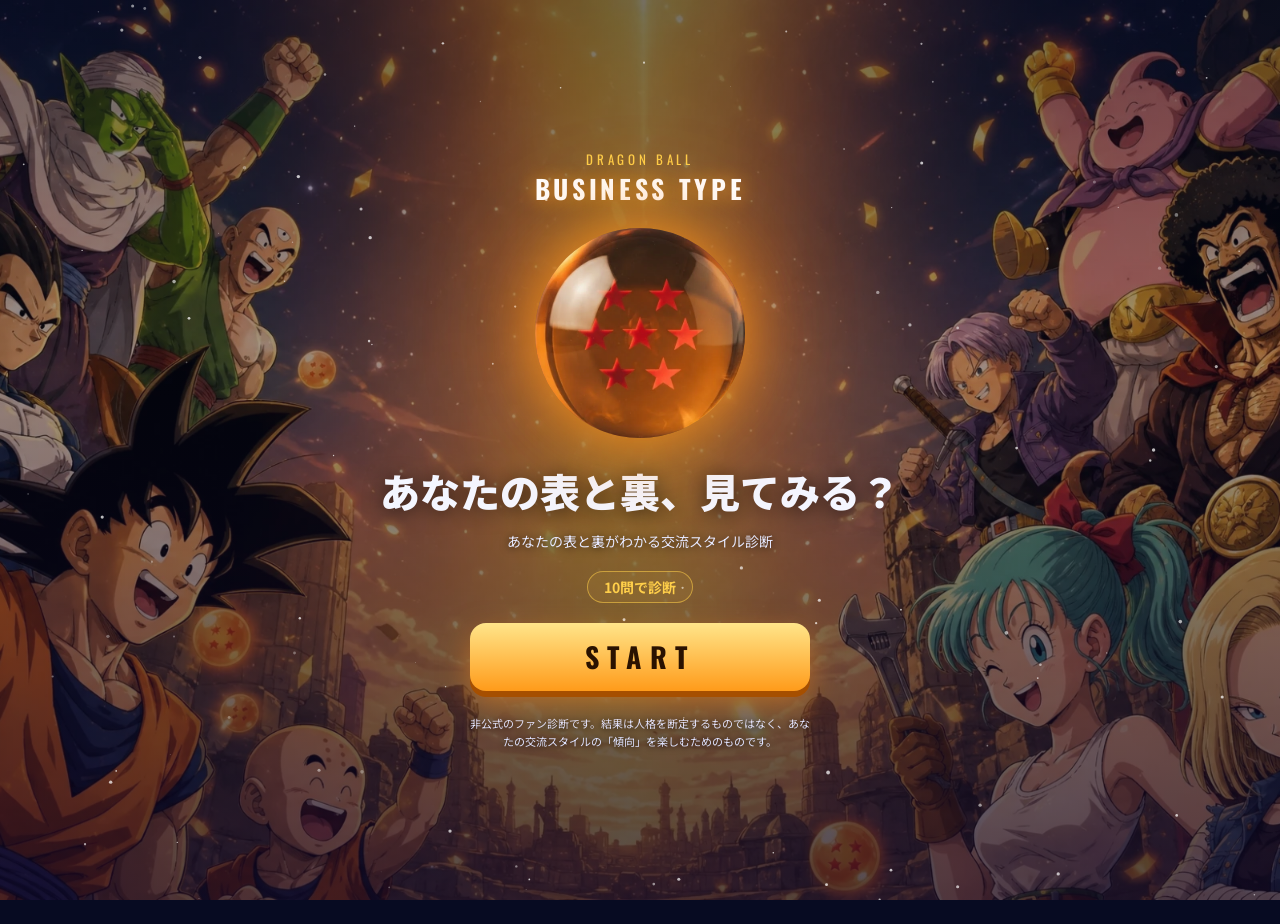
<file: index.html>
<!doctype html>
<html lang="ja">
<head>
<meta charset="utf-8">
<meta name="viewport" content="width=device-width, initial-scale=1, viewport-fit=cover">
<title>DRAGON BALL BUSINESS TYPE｜あなたの表と裏がわかる交流スタイル診断</title>
<meta name="description" content="ビジネス交流会での「表の顔」と「裏の顔」を、ドラゴンボールのキャラクターで診断。10問・約2分。">
<meta name="theme-color" content="#0a0f2c">
<meta property="og:title" content="DRAGON BALL BUSINESS TYPE｜あなたの表と裏は？">
<meta property="og:description" content="10問であなたの交流スタイルの表と裏がわかる。非公式ファン診断。">
<meta property="og:type" content="website">
<link rel="preconnect" href="https://fonts.googleapis.com">
<link rel="preconnect" href="https://fonts.gstatic.com" crossorigin>
<link href="https://fonts.googleapis.com/css2?family=Noto+Sans+JP:wght@500;700;900&family=Oswald:wght@500;700&display=swap" rel="stylesheet">
<link rel="stylesheet" href="css/style.css">
</head>
<body>
<div class="bg" aria-hidden="true"><i class="bg-glow g1"></i><i class="bg-glow g2"></i><canvas id="stars"></canvas></div>

<main id="app">
  <!-- START -->
  <section id="screen-start" class="screen active" aria-label="スタート">
    <div class="start-inner">
      <p class="kicker">DRAGON BALL<br><b>BUSINESS TYPE</b></p>
      <div class="orb" aria-hidden="true"><img src="assets/ball.webp" alt=""></div>
      <h1 class="lead" id="start-lead">あなたの表と裏、見てみる？</h1>
      <p class="sub" id="start-sub">あなたの表と裏がわかる交流スタイル診断</p>
      <p class="badge" id="start-badge">10問で診断</p>
      <button class="btn-start" id="btn-start" type="button"><span id="btn-start-label">START</span></button>
      <button class="btn-last" id="btn-last" type="button" hidden>🕘 前回の結果を見る</button>
      <p class="fine" id="start-fine"></p>
    </div>
  </section>

  <!-- QUIZ -->
  <section id="screen-quiz" class="screen" aria-label="質問">
    <div class="quiz-top">
      <button class="btn-back" id="btn-back" type="button" aria-label="前の質問へ">‹ 戻る</button>
      <span class="phase" id="q-phase"></span>
      <span class="count" id="q-count"></span>
    </div>
    <div class="progress" id="q-progress" role="progressbar" aria-valuemin="0" aria-valuemax="10"></div>
    <div id="q-body" class="q-body" aria-live="polite"></div>
  </section>

  <!-- LOADING -->
  <section id="screen-loading" class="screen" aria-label="診断中">
    <div class="loading-inner">
      <div class="charge" aria-hidden="true"><i></i><i></i><i></i></div>
      <p class="loading-text" id="loading-text"></p>
    </div>
  </section>

  <!-- RESULT -->
  <section id="screen-result" class="screen" aria-label="診断結果">
    <div id="result"></div>
  </section>
</main>

<script src="data/config.js"></script>
<script src="data/questions.js"></script>
<script src="data/characters.js"></script>
<script src="data/combos.js"></script>
<script src="js/engine.js"></script>
<script src="js/share.js"></script>
<script src="js/app.js"></script>
</body>
</html>
</file>
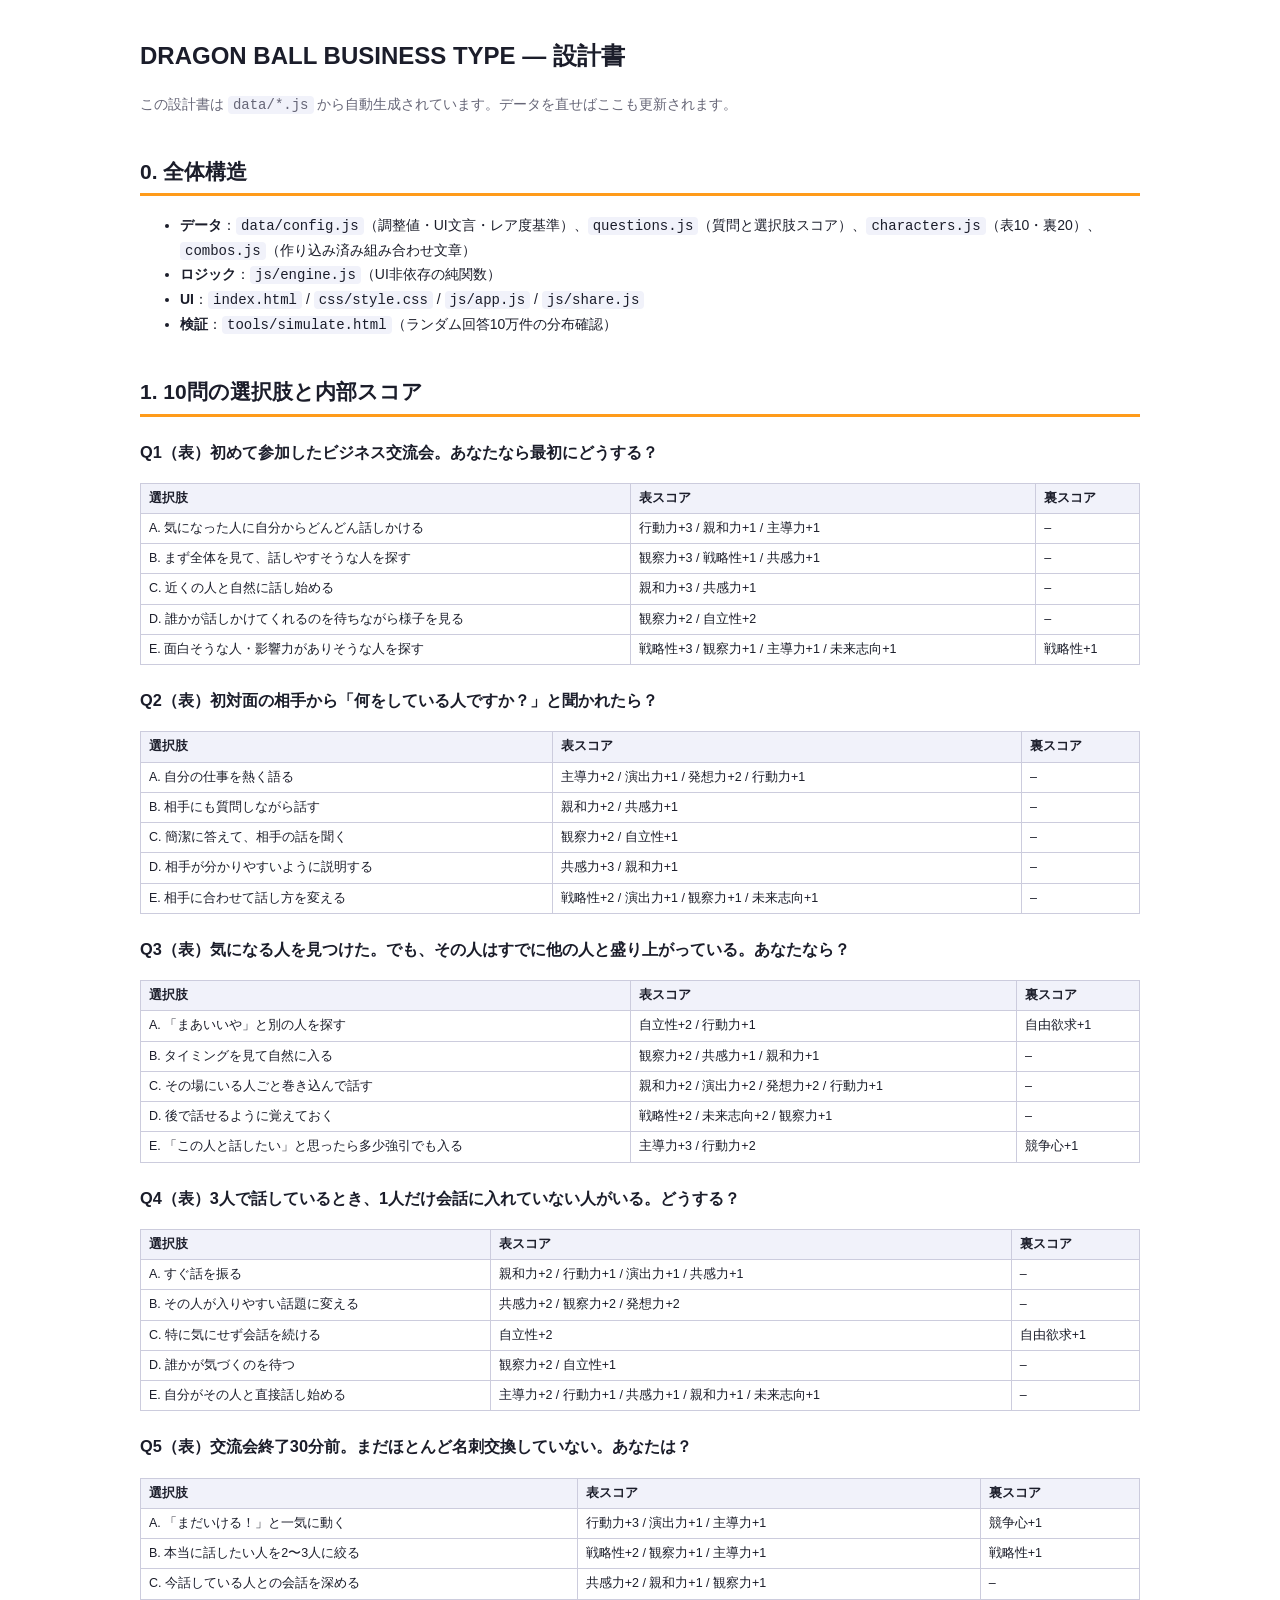
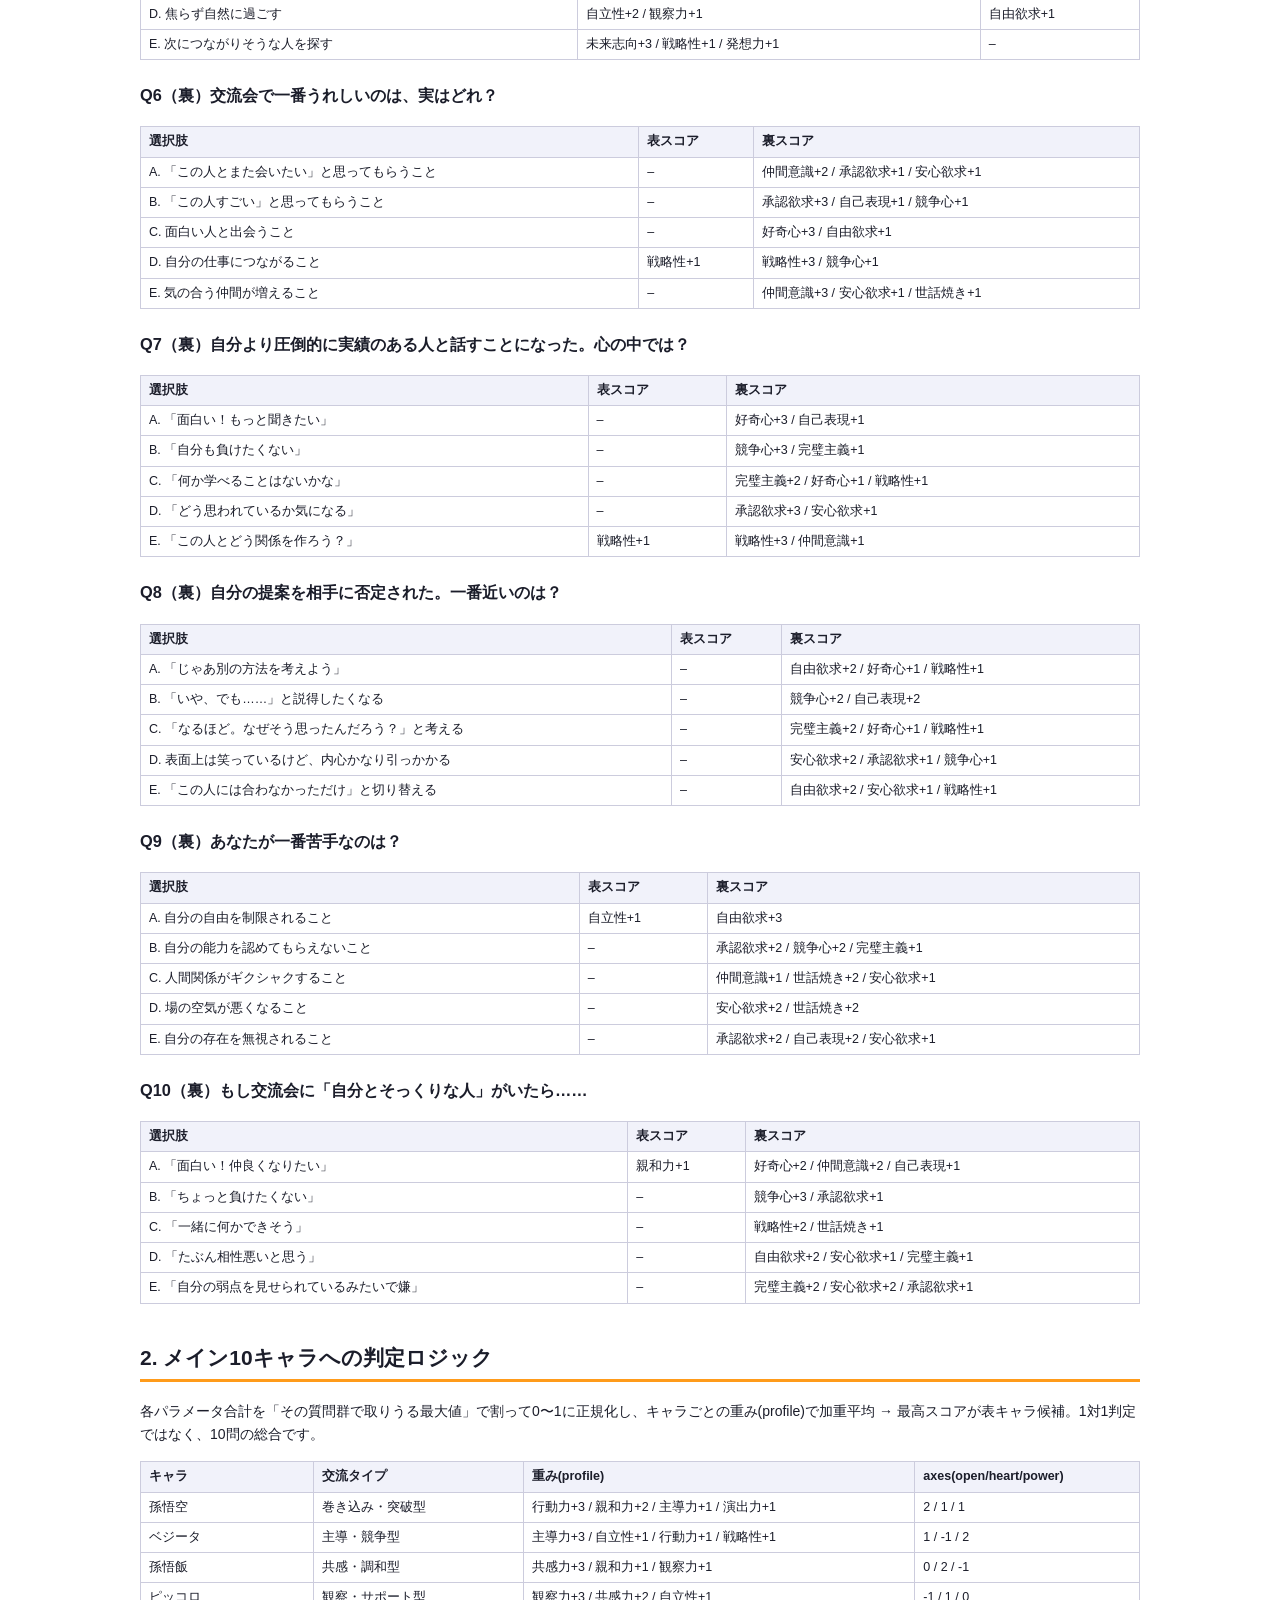
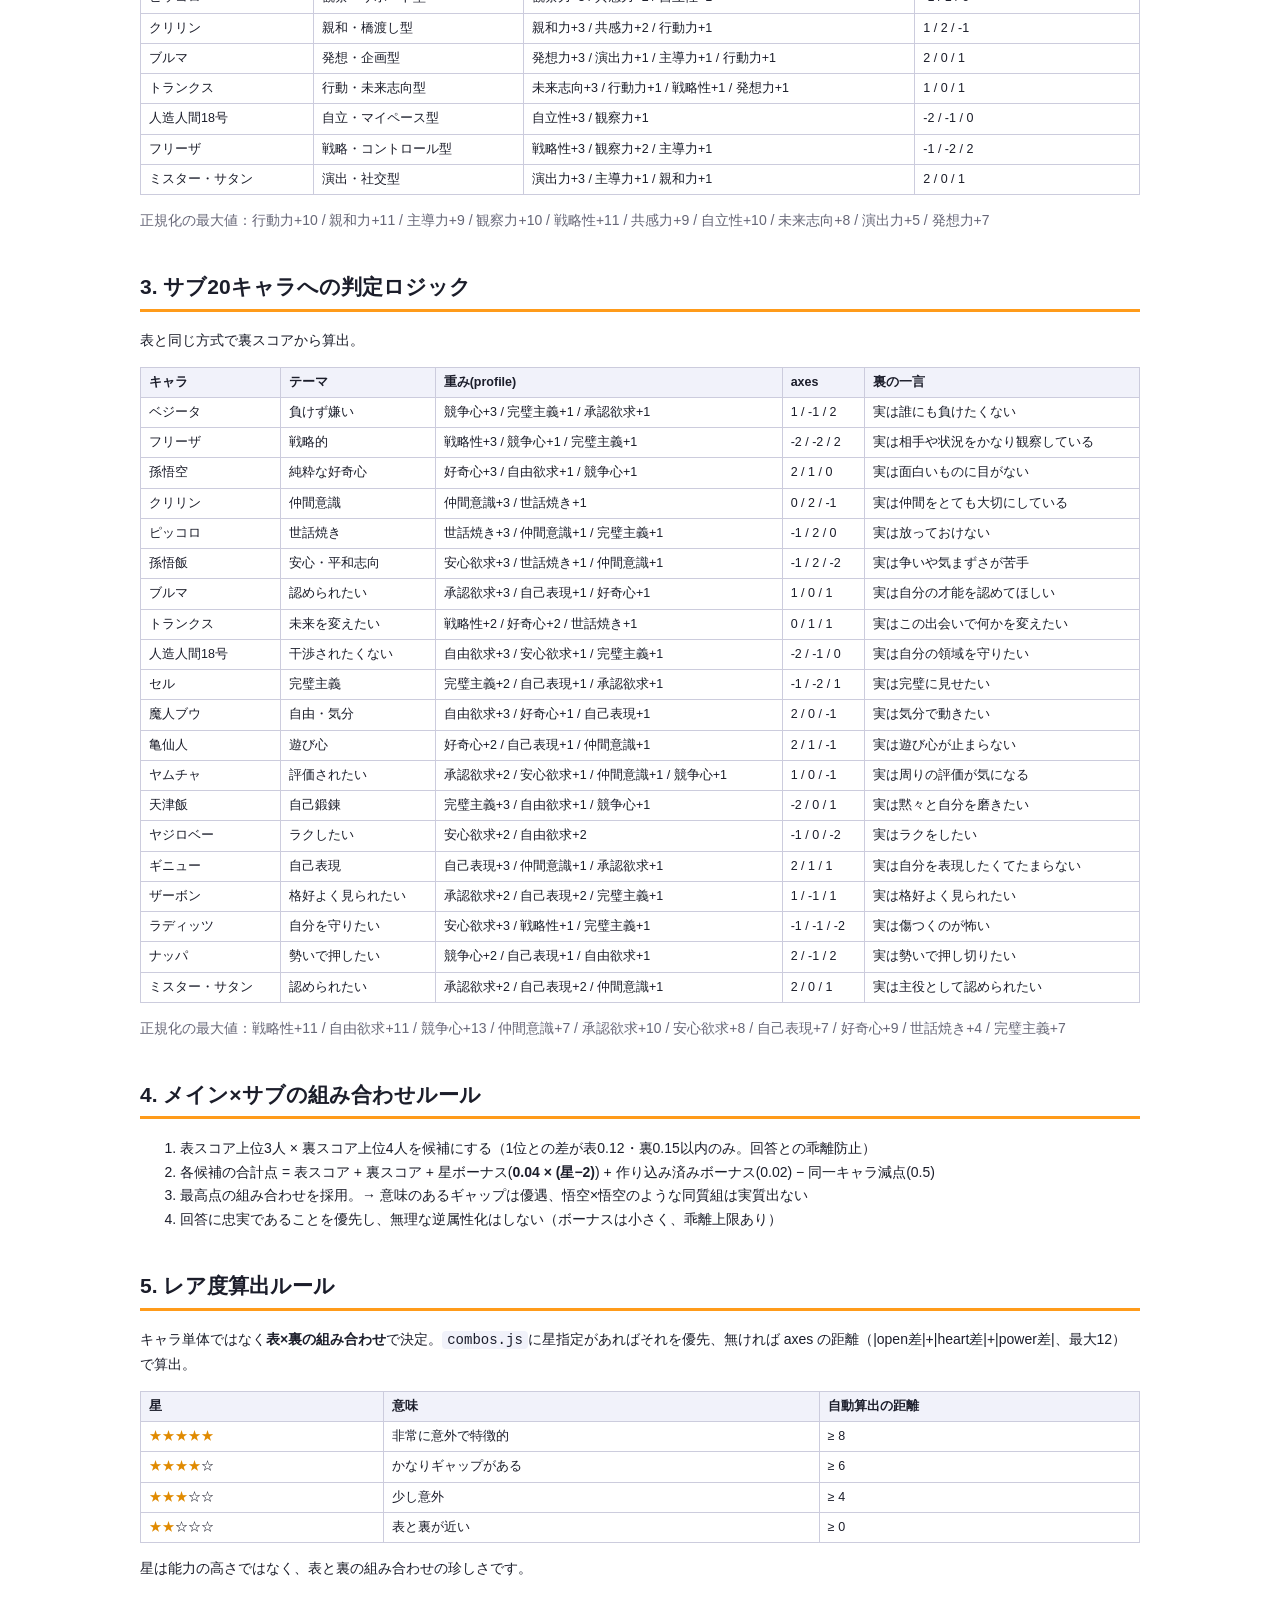
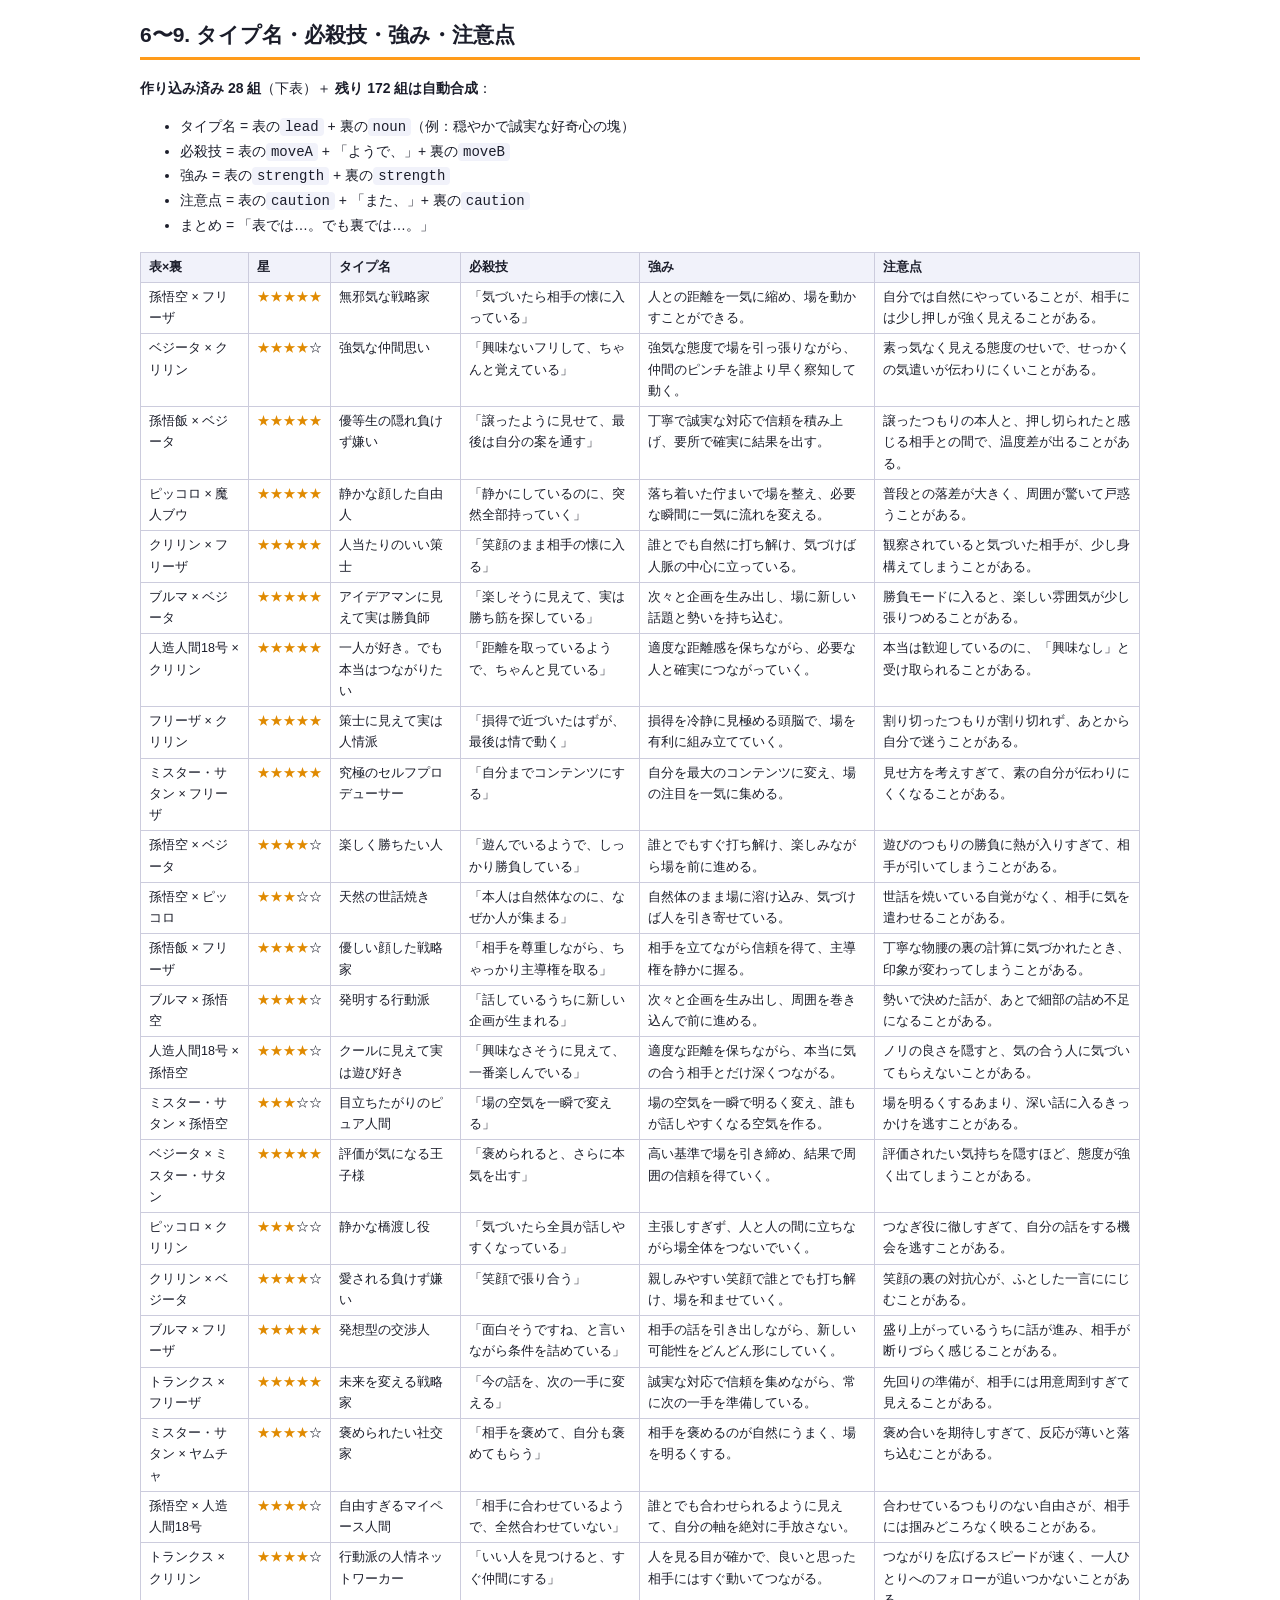
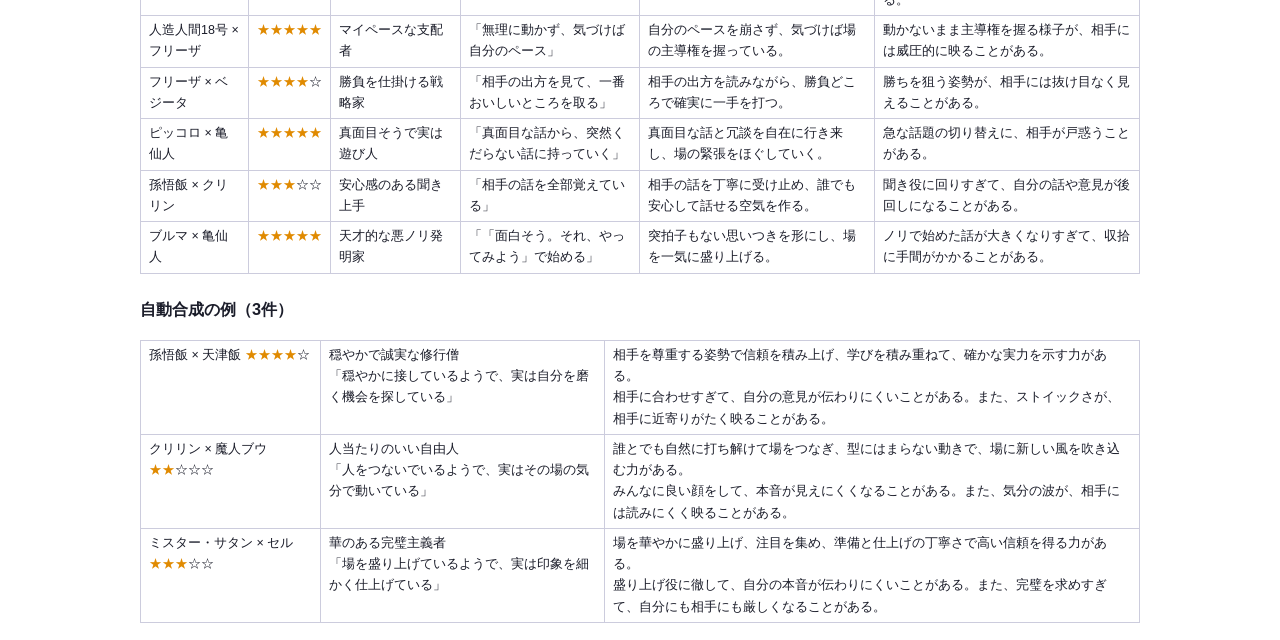
<file: tools/design.html>
<!doctype html>
<html lang="ja"><meta charset="utf-8"><meta name="viewport" content="width=device-width,initial-scale=1">
<title>設計書｜DRAGON BALL BUSINESS TYPE</title>
<style>
body{font:14px/1.7 "Noto Sans JP","Yu Gothic",sans-serif;max-width:1000px;margin:0 auto;padding:20px;color:#1b1d2a}
h1{font-size:24px}h2{margin-top:36px;border-bottom:3px solid #ff9b1a;padding-bottom:4px}h3{margin-top:22px}
table{border-collapse:collapse;width:100%;margin:8px 0;font-size:12.5px}th,td{border:1px solid #ccd;padding:4px 8px;vertical-align:top}th{background:#f1f2fa;text-align:left}
code{background:#f1f2fa;padding:1px 5px;border-radius:4px}.s{color:#e08a00}.mut{color:#667}
</style>
<body>
<h1>DRAGON BALL BUSINESS TYPE ― 設計書</h1>
<p class="mut">この設計書は <code>data/*.js</code> から自動生成されています。データを直せばここも更新されます。</p>
<div id="doc"></div>
<script src="../data/config.js"></script><script src="../data/questions.js"></script>
<script src="../data/characters.js"></script><script src="../data/combos.js"></script><script src="../js/engine.js"></script>
<script>
var D=DBT, L=D.paramLabels, E=D.engine, h="";
function t(s){return String(s).replace(/&/g,"&amp;").replace(/</g,"&lt;")}
function sc(o,lab){return o?Object.keys(o).map(function(k){return (lab[k]||k)+"+"+o[k]}).join(" / "):"–"}
function stars(n){return "<span class=s>"+"★".repeat(n)+"</span>"+"☆".repeat(5-n)}

h+="<h2>0. 全体構造</h2><ul><li><b>データ</b>：<code>data/config.js</code>（調整値・UI文言・レア度基準）、<code>questions.js</code>（質問と選択肢スコア）、<code>characters.js</code>（表10・裏20）、<code>combos.js</code>（作り込み済み組み合わせ文章）</li><li><b>ロジック</b>：<code>js/engine.js</code>（UI非依存の純関数）</li><li><b>UI</b>：<code>index.html</code> / <code>css/style.css</code> / <code>js/app.js</code> / <code>js/share.js</code></li><li><b>検証</b>：<code>tools/simulate.html</code>（ランダム回答10万件の分布確認）</li></ul>";

h+="<h2>1. 10問の選択肢と内部スコア</h2>";
D.questions.forEach(function(q){
  h+="<h3>"+q.id+"（"+(q.phase==="main"?"表":"裏")+"）"+t(q.text)+"</h3><table><tr><th>選択肢</th><th>表スコア</th><th>裏スコア</th></tr>";
  q.options.forEach(function(o,i){h+="<tr><td>"+"ABCDE"[i]+". "+t(o.label)+"</td><td>"+sc(o.main,L.main)+"</td><td>"+sc(o.sub,L.sub)+"</td></tr>"});
  h+="</table>";
});

h+="<h2>2. メイン10キャラへの判定ロジック</h2><p>各パラメータ合計を「その質問群で取りうる最大値」で割って0〜1に正規化し、キャラごとの重み(profile)で加重平均 → 最高スコアが表キャラ候補。1対1判定ではなく、10問の総合です。</p><table><tr><th>キャラ</th><th>交流タイプ</th><th>重み(profile)</th><th>axes(open/heart/power)</th></tr>";
D.mainChars.forEach(function(c){h+="<tr><td>"+c.name+"</td><td>"+c.type+"</td><td>"+sc(c.profile,L.main)+"</td><td>"+[c.axes.open,c.axes.heart,c.axes.power].join(" / ")+"</td></tr>"});
h+="</table><p class=mut>正規化の最大値：" +sc(E.maxPossible("main"),L.main)+"</p>";

h+="<h2>3. サブ20キャラへの判定ロジック</h2><p>表と同じ方式で裏スコアから算出。</p><table><tr><th>キャラ</th><th>テーマ</th><th>重み(profile)</th><th>axes</th><th>裏の一言</th></tr>";
D.subChars.forEach(function(c){h+="<tr><td>"+c.name+"</td><td>"+c.theme+"</td><td>"+sc(c.profile,L.sub)+"</td><td>"+[c.axes.open,c.axes.heart,c.axes.power].join(" / ")+"</td><td>"+c.hidden+"</td></tr>"});
h+="</table><p class=mut>正規化の最大値：" +sc(E.maxPossible("sub"),L.sub)+"</p>";

var s=D.config.selection;
h+="<h2>4. メイン×サブの組み合わせルール</h2><ol><li>表スコア上位"+s.mainCandidates+"人 × 裏スコア上位"+s.subCandidates+"人を候補にする（1位との差が表"+s.maxMainDrop+"・裏"+s.maxSubDrop+"以内のみ。回答との乖離防止）</li><li>各候補の合計点 = 表スコア + 裏スコア + 星ボーナス(<b>"+s.gapBonus+" × (星−2)</b>) + 作り込み済みボーナス("+s.curatedBonus+") − 同一キャラ減点("+s.samePenalty+")</li><li>最高点の組み合わせを採用。→ 意味のあるギャップは優遇、悟空×悟空のような同質組は実質出ない</li><li>回答に忠実であることを優先し、無理な逆属性化はしない（ボーナスは小さく、乖離上限あり）</li></ol>";

var r=D.config.rarity;
h+="<h2>5. レア度算出ルール</h2><p>キャラ単体ではなく<b>表×裏の組み合わせ</b>で決定。<code>combos.js</code>に星指定があればそれを優先、無ければ axes の距離（|open差|+|heart差|+|power差|、最大12）で算出。</p><table><tr><th>星</th><th>意味</th><th>自動算出の距離</th></tr>";
[5,4,3,2].forEach(function(n){var th=r.thresholds.filter(function(x){return x.stars===n})[0];h+="<tr><td>"+stars(n)+"</td><td>"+r.labels[n]+"</td><td>≥ "+th.min+"</td></tr>"});
h+="</table><p>星は能力の高さではなく、表と裏の組み合わせの珍しさです。</p>";

var keys=Object.keys(D.combos);
h+="<h2>6〜9. タイプ名・必殺技・強み・注意点</h2><p><b>作り込み済み "+keys.length+" 組</b>（下表）＋ <b>残り "+(200-keys.length)+" 組は自動合成</b>：</p><ul><li>タイプ名 = 表の<code>lead</code> + 裏の<code>noun</code>（例：穏やかで誠実な好奇心の塊）</li><li>必殺技 = 表の<code>moveA</code> + 「ようで、」+ 裏の<code>moveB</code></li><li>強み = 表の<code>strength</code> + 裏の<code>strength</code></li><li>注意点 = 表の<code>caution</code> + 「また、」+ 裏の<code>caution</code></li><li>まとめ = 「表では…。でも裏では…。」</li></ul><table><tr><th>表×裏</th><th>星</th><th>タイプ名</th><th>必殺技</th><th>強み</th><th>注意点</th></tr>";
keys.forEach(function(k){var c=D.combos[k],p=k.split("-"),m=E.byId(D.mainChars,p[0]),sb=E.byId(D.subChars,p[1]);
h+="<tr><td>"+m.name+" × "+sb.name+"</td><td>"+stars(c.stars)+"</td><td>"+c.name+"</td><td>「"+c.move+"」</td><td>"+c.strength+"</td><td>"+c.caution+"</td></tr>"});
h+="</table>";
h+="<h3>自動合成の例（3件）</h3><table>";
[["gohan","tien"],["krillin","buu"],["satan","cell"]].forEach(function(p){var x=E.buildResult(p[0],p[1]);h+="<tr><td>"+x.main.name+" × "+x.sub.name+" "+stars(x.stars)+"</td><td>"+x.typeName+"<br>「"+x.move+"」</td><td>"+x.strength+"<br>"+x.caution+"</td></tr>"});
h+="</table>";
document.getElementById("doc").innerHTML=h;
</script>
</file>
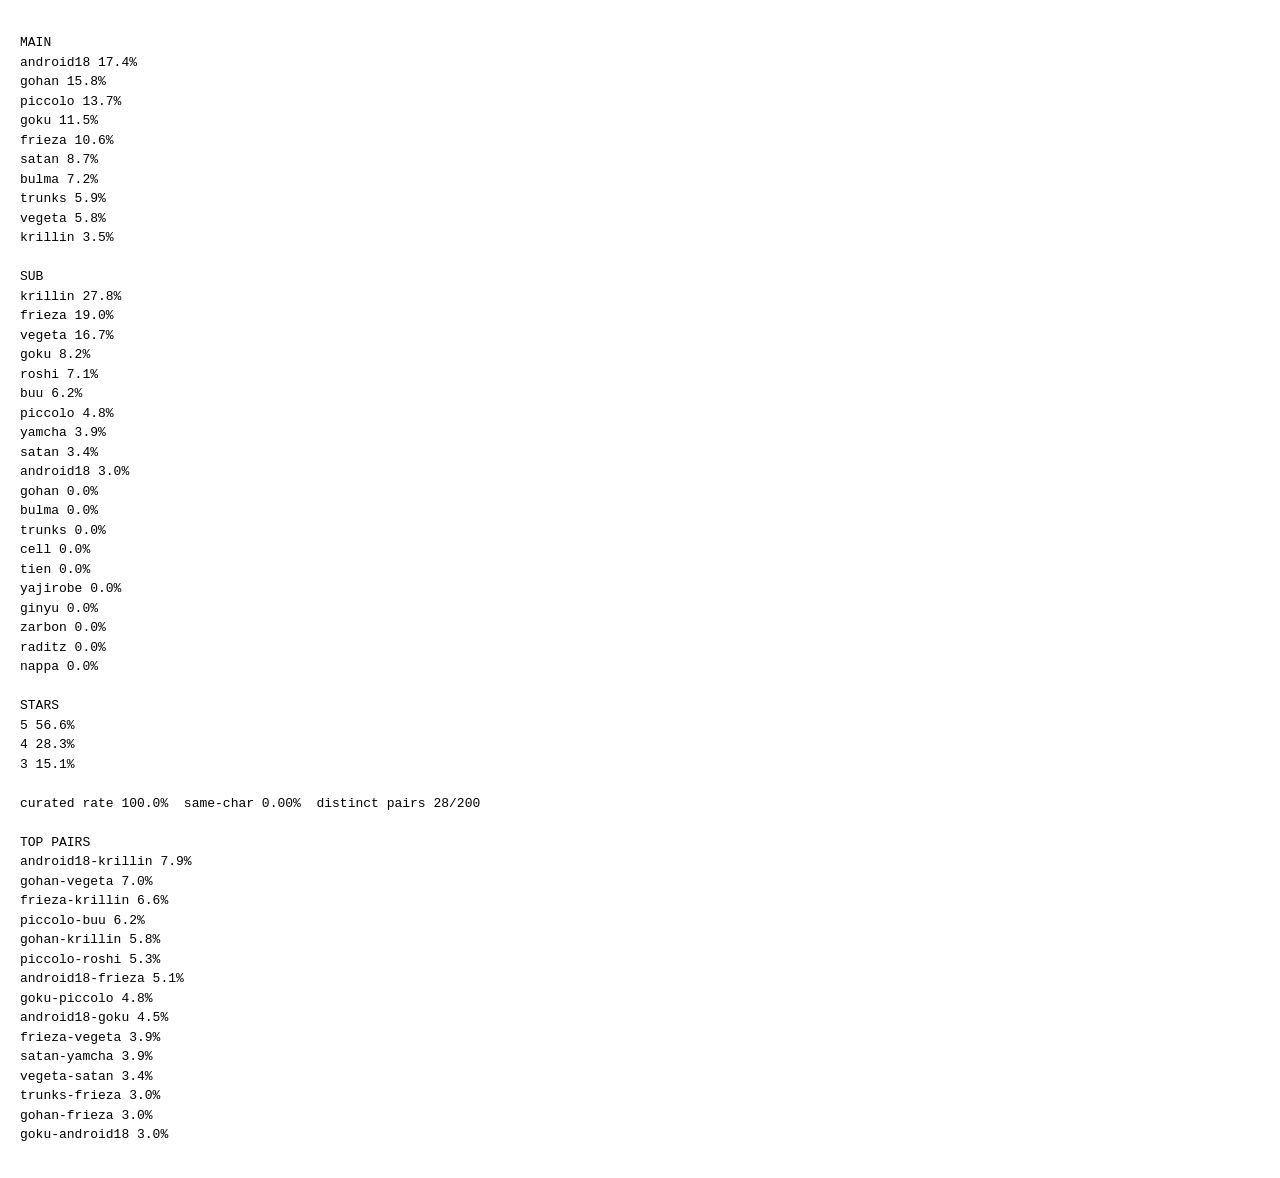
<file: tools/simulate.html>
<!doctype html>
<meta charset="utf-8">
<title>診断ロジック シミュレーション</title>
<style>body{font:13px/1.5 monospace;padding:12px}</style>
<pre id="out">running…</pre>
<script src="../data/config.js"></script>
<script src="../data/questions.js"></script>
<script src="../data/characters.js"></script>
<script src="../data/combos.js"></script>
<script src="../js/engine.js"></script>
<script>
// ランダム回答を N 件流して、分布の偏り・到達不能キャラを確認する開発用ツール
var N = 100000, D = DBT;
var img = 0, mainCnt = {}, subCnt = {}, pairCnt = {}, starCnt = {}, cur = 0, same = 0;
D.mainChars.forEach(c => mainCnt[c.id] = 0);
D.subChars.forEach(c => subCnt[c.id] = 0);
for (var i = 0; i < N; i++) {
  var a = D.questions.map(q => Math.floor(Math.random() * q.options.length));
  var r = D.engine.diagnose(a);
  mainCnt[r.main.id]++; subCnt[r.sub.id]++;
  var k = r.main.id + "-" + r.sub.id; pairCnt[k] = (pairCnt[k] || 0) + 1;
  starCnt[r.stars] = (starCnt[r.stars] || 0) + 1;
  if (r.curated) cur++; if (r.image) img++;
  if (r.main.id === r.sub.id) same++;
}
function pct(o) { return Object.keys(o).sort((a,b)=>o[b]-o[a]).map(k => k + " " + (o[k]/N*100).toFixed(1) + "%").join("\n"); }
var pairs = Object.keys(pairCnt).length;
document.getElementById("out").textContent =
  "MAIN\n" + pct(mainCnt) + "\n\nSUB\n" + pct(subCnt) + "\n\nSTARS\n" + pct(starCnt) +
  "\n\ncurated rate " + (cur/N*100).toFixed(1) + "%  same-char " + (same/N*100).toFixed(2) + "%  distinct pairs " + pairs + "/200\n" +
  "\nTOP PAIRS\n" + Object.keys(pairCnt).sort((a,b)=>pairCnt[b]-pairCnt[a]).slice(0,15).map(k=>k+" "+(pairCnt[k]/N*100).toFixed(1)+"%").join("\n");
</script>
</file>
<file: css/style.css>
:root {
  --bg0: #070b22;
  --bg1: #0f1440;
  --ink: #f4f6ff;
  --mute: #a9b0d6;
  --gold: #ffcf4a;
  --gold2: #ff9b1a;
  --blue: #3fa9ff;
  --violet: #9b5cff;
  --panel: rgba(12, 16, 52, .78);
  --line: rgba(255, 207, 74, .55);
  --font: "Noto Sans JP", "Hiragino Sans", "Yu Gothic", system-ui, sans-serif;
  --font-en: "Oswald", "Noto Sans JP", sans-serif;
}
* { box-sizing: border-box; -webkit-tap-highlight-color: transparent; }
html, body { margin: 0; min-height: 100%; background: var(--bg0); color: var(--ink); font-family: var(--font); }
body { line-height: 1.6; -webkit-font-smoothing: antialiased; overflow-x: hidden; }
button { font: inherit; color: inherit; cursor: pointer; }

/* ---------- background ---------- */
.bg { position: fixed; inset: 0; z-index: 0; background: linear-gradient(180deg, rgba(7,11,34,.55), rgba(7,11,34,.35) 40%, rgba(15,8,40,.7)), url("../assets/bg.webp") center / cover no-repeat, var(--bg0); overflow: hidden; }
.bg canvas { position: absolute; inset: 0; width: 100%; height: 100%; }
.bg-glow { display: none; position: absolute; border-radius: 50%; filter: blur(60px); opacity: .55; }
.bg-glow.g1 { width: 70vmax; height: 70vmax; left: -30vmax; top: -25vmax; background: radial-gradient(circle, rgba(255,138,31,.65), transparent 65%); }
.bg-glow.g2 { width: 70vmax; height: 70vmax; right: -35vmax; bottom: -30vmax; background: radial-gradient(circle, rgba(155,92,255,.6), transparent 65%); }

#app { position: relative; z-index: 1; max-width: 560px; margin: 0 auto; min-height: 100dvh; padding: env(safe-area-inset-top) 16px calc(24px + env(safe-area-inset-bottom)); }
.screen { display: none; min-height: 100dvh; }
.screen.active { display: block; animation: fade .35s ease both; }
@keyframes fade { from { opacity: 0; transform: translateY(8px); } to { opacity: 1; transform: none; } }

/* ---------- start ---------- */
.start-inner { min-height: 100dvh; display: flex; flex-direction: column; align-items: center; justify-content: center; text-align: center; gap: 14px; padding: 24px 0; }
.kicker { margin: 0; font-family: var(--font-en); letter-spacing: .28em; font-size: 13px; color: var(--gold); line-height: 1.5; }
.kicker b { font-size: 26px; letter-spacing: .14em; color: #fff; text-shadow: 0 0 18px rgba(255,160,40,.8); }
.orb { position: relative; width: min(52vw, 210px); aspect-ratio: 1; margin: 6px 0; border-radius: 50%; box-shadow: 0 0 50px rgba(255,150,30,.75), 0 0 110px rgba(255,120,0,.45); animation: float 4s ease-in-out infinite; }
.orb svg { display: block; }
@keyframes float { 50% { transform: translateY(-8px); } }
.lead, .q-text, .summary, .gap, .type { text-wrap: balance; }
.lead { margin: 8px 0 0; font-size: clamp(28px, 8.4vw, 40px); font-weight: 900; line-height: 1.25; text-shadow: 0 2px 20px rgba(0,0,0,.6); }
.sub { margin: 0; color: #e6e9ff; text-shadow: 0 1px 8px rgba(0,0,0,.7); font-size: 14px; }
.badge { margin: 4px 0 0; padding: 4px 16px; border: 1px solid var(--line); border-radius: 99px; color: var(--gold); font-weight: 700; font-size: 14px; background: rgba(255,207,74,.08); }
.btn-start { margin-top: 6px; width: min(100%, 340px); min-height: 68px; border: 0; border-radius: 16px; font-family: var(--font-en); font-size: 28px; font-weight: 700; letter-spacing: .3em; color: #2a1200; background: linear-gradient(180deg, #ffe58a, var(--gold2)); box-shadow: 0 6px 0 #a64f00, 0 12px 30px rgba(255,140,30,.5); position: relative; overflow: hidden; transition: transform .1s, box-shadow .1s; }
.btn-start::after { content: ""; position: absolute; top: 0; left: -60%; width: 40%; height: 100%; background: linear-gradient(100deg, transparent, rgba(255,255,255,.7), transparent); animation: shine 2.8s infinite; }
@keyframes shine { 60%, 100% { left: 130%; } }
.btn-start:active { transform: translateY(4px); box-shadow: 0 2px 0 #a64f00, 0 6px 16px rgba(255,140,30,.5); }
.fine { margin: 10px 0 0; max-width: 340px; color: #dfe3ff; text-shadow: 0 1px 6px rgba(0,0,0,.8); font-size: 11px; line-height: 1.6; }

/* ---------- quiz ---------- */
.quiz-top { display: flex; align-items: center; gap: 10px; padding-top: 14px; }
.btn-back { background: none; border: 0; color: var(--mute); padding: 8px 4px; min-width: 64px; text-align: left; font-size: 14px; }
.btn-back[hidden] { visibility: hidden; display: block; }
.phase { flex: 1; text-align: center; font-weight: 900; letter-spacing: .12em; font-size: 13px; padding: 4px 12px; border-radius: 99px; width: fit-content; margin: 0 auto; }
.phase.main { color: #2a1200; background: linear-gradient(90deg, #ffe58a, var(--gold2)); }
.phase.sub { color: #fff; background: linear-gradient(90deg, #8c4dff, #4a1fb0); box-shadow: 0 0 14px rgba(155,92,255,.6); }
.count { min-width: 64px; text-align: right; font-family: var(--font-en); font-size: 18px; color: var(--gold); letter-spacing: .06em; }
.progress { display: grid; grid-template-columns: repeat(10, 1fr); gap: 4px; margin: 10px 0 0; }
.progress i { height: 6px; border-radius: 3px; background: rgba(255,255,255,.14); }
.progress i.done { background: linear-gradient(90deg, var(--gold), var(--gold2)); box-shadow: 0 0 8px rgba(255,160,40,.7); }
.progress i.done.sub { background: linear-gradient(90deg, #b88cff, var(--violet)); box-shadow: 0 0 8px rgba(155,92,255,.8); }
.progress i.now { background: #fff; animation: pulse 1s infinite; }
@keyframes pulse { 50% { opacity: .4; } }
.q-body { padding: 22px 0 8px; animation: slide .3s ease both; }
@keyframes slide { from { opacity: 0; transform: translateX(26px); } to { opacity: 1; transform: none; } }
.q-num { font-family: var(--font-en); color: var(--gold); letter-spacing: .2em; font-size: 14px; margin: 0; }
.q-text { margin: 4px 0 20px; font-size: clamp(20px, 5.6vw, 25px); font-weight: 900; line-height: 1.5; text-shadow: 0 2px 12px rgba(0,0,0,.5); }
.options { display: grid; gap: 10px; }
.opt { display: flex; align-items: center; gap: 12px; width: 100%; min-height: 66px; padding: 12px 14px; text-align: left; border-radius: 14px; border: 1px solid rgba(255,255,255,.2); background: linear-gradient(180deg, rgba(30,36,100,.85), rgba(14,18,60,.9)); font-weight: 700; font-size: 15.5px; line-height: 1.45; transition: transform .1s, border-color .15s, background .15s; box-shadow: 0 4px 14px rgba(0,0,0,.35); }
.opt .letter { flex: none; display: grid; place-items: center; width: 34px; height: 34px; border-radius: 50%; font-family: var(--font-en); font-size: 16px; color: var(--gold); border: 1.5px solid var(--line); background: rgba(255,207,74,.08); }
@media (hover: hover) { .opt:hover { border-color: var(--gold); background: linear-gradient(180deg, rgba(48,56,130,.9), rgba(20,26,80,.95)); } }
.opt:active { transform: scale(.985); }
.opt.picked { border-color: var(--gold); background: linear-gradient(180deg, #ffb340, #ff8a1f); color: #2a1200; box-shadow: 0 0 24px rgba(255,150,30,.7); }
.opt.picked .letter { color: #2a1200; border-color: #2a1200; background: rgba(255,255,255,.4); }
.opt:disabled { cursor: default; }
.opt:disabled:not(.picked) { opacity: .45; }
.opt:focus-visible, .btn:focus-visible, .btn-start:focus-visible, .btn-back:focus-visible { outline: 3px solid var(--blue); outline-offset: 2px; }
.sub-mode .opt.picked { background: linear-gradient(180deg, #b88cff, #7a3be0); color: #fff; box-shadow: 0 0 24px rgba(155,92,255,.8); }
.sub-mode .opt.picked .letter { color: #fff; border-color: #fff; }

/* ---------- loading ---------- */
.loading-inner { min-height: 100dvh; display: flex; flex-direction: column; align-items: center; justify-content: center; gap: 28px; }
.charge { position: relative; width: 140px; height: 140px; }
.charge i { position: absolute; inset: 0; border-radius: 50%; border: 3px solid transparent; border-top-color: var(--gold); animation: spin 1s linear infinite; }
.charge i:nth-child(2) { inset: 16px; border-top-color: var(--violet); animation-duration: 1.4s; animation-direction: reverse; }
.charge i:nth-child(3) { inset: 42px; background: radial-gradient(circle, #fff, var(--gold2) 60%, transparent 72%); border: 0; animation: glow .8s ease-in-out infinite alternate; }
@keyframes spin { to { transform: rotate(360deg); } }
@keyframes glow { to { transform: scale(1.25); filter: brightness(1.3); } }
.loading-text { margin: 0; font-weight: 900; letter-spacing: .08em; font-size: 17px; color: var(--gold); }

/* ---------- result ---------- */
.res-wrap { padding: 16px 0 8px; }
.card { position: relative; border-radius: 20px; padding: 18px 14px 16px; background: linear-gradient(180deg, rgba(10,14,48,.92), rgba(24,12,60,.92)); border: 2px solid var(--gold); box-shadow: 0 0 0 4px rgba(255,207,74,.15), 0 0 40px rgba(255,150,30,.3), inset 0 0 40px rgba(155,92,255,.15); overflow: hidden; }
.card::before { content: ""; position: absolute; inset: 0; background: radial-gradient(circle at 20% 15%, color-mix(in srgb, var(--mc) 40%, transparent), transparent 45%), radial-gradient(circle at 85% 20%, color-mix(in srgb, var(--sc) 35%, transparent), transparent 45%); pointer-events: none; }
.card > * { position: relative; }
.rv { opacity: 0; animation: rise .55s cubic-bezier(.2,.8,.2,1) forwards; animation-delay: calc(var(--i, 0) * .14s); }
@keyframes rise { from { opacity: 0; transform: translateY(18px) scale(.97); } to { opacity: 1; transform: none; } }
.card-head { text-align: center; }
.card-head .t1 { margin: 0; font-family: var(--font-en); letter-spacing: .22em; font-size: 12px; color: var(--gold); }
.card-head .t2 { margin: 0; font-weight: 900; font-size: 17px; letter-spacing: .1em; }
.duo { display: grid; grid-template-columns: 1.2fr 1fr; gap: 8px; margin-top: 14px; align-items: start; }
.side { text-align: center; }
.side .tag { display: inline-block; margin: 0 0 8px; padding: 2px 12px; font-size: 12px; font-weight: 900; letter-spacing: .1em; border-radius: 4px; transform: skewX(-8deg); }
.side.front .tag { background: linear-gradient(90deg, #ffe58a, var(--gold2)); color: #2a1200; }
.side.back .tag { background: linear-gradient(90deg, #7a3be0, #4a1fb0); color: #fff; font-size: 10px; letter-spacing: 0; white-space: nowrap; padding: 2px 8px; }
.side .name { margin: 10px 0 0; font-weight: 900; font-size: 22px; line-height: 1.2; }
.side.back .name { font-size: 18px; color: #e5d3ff; }
.side .meta { margin: 4px 0 0; font-size: 12px; color: var(--mute); line-height: 1.45; }
.side .hid { margin: 4px 0 0; font-size: 12.5px; font-weight: 700; color: #d9c2ff; line-height: 1.45; }
.side.front .meta b { color: var(--gold); font-weight: 700; }

.emblem { --size: 130px; position: relative; width: var(--size); aspect-ratio: 1; margin: 0 auto; border-radius: 50%; display: grid; place-items: center; color: #fff; font-weight: 900; font-size: calc(var(--size) * .5); line-height: 1; text-shadow: 0 3px 12px rgba(0,0,0,.55); background: radial-gradient(circle at 32% 26%, rgba(255,255,255,.75), transparent 28%), radial-gradient(circle at 50% 50%, color-mix(in srgb, var(--c) 82%, #fff) 0%, var(--c) 55%, color-mix(in srgb, var(--c) 45%, #000) 100%); box-shadow: 0 0 0 4px rgba(255,255,255,.18), 0 0 34px var(--c), 0 0 70px color-mix(in srgb, var(--c) 55%, transparent); }
.emblem.long { font-size: calc(var(--size) * .36); letter-spacing: -.02em; }
.emblem::after { content: ""; position: absolute; inset: -9px; border-radius: 50%; border: 2px dashed color-mix(in srgb, var(--c) 70%, #fff); opacity: .6; animation: spin 14s linear infinite; }
.emblem img { position: absolute; inset: 0; width: 100%; height: 100%; object-fit: cover; border-radius: 50%; }
.side.front .emblem { --size: min(38vw, 168px); }
.side.back .emblem { --size: min(30vw, 124px); filter: saturate(.65) brightness(.8); opacity: .92; }
.side.back .emblem::after { border-color: #b88cff; }

.cross { margin: 14px 0 0; text-align: center; font-weight: 700; font-size: 15px; color: var(--mute); }
.cross b { color: var(--ink); }
.type { margin: 2px 0 0; text-align: center; font-weight: 900; line-height: 1.2; font-size: clamp(27px, 8.2vw, 40px); background: linear-gradient(180deg, #fff3b0, var(--gold) 45%, var(--gold2)); -webkit-background-clip: text; background-clip: text; color: transparent; filter: drop-shadow(0 3px 0 rgba(0,0,0,.55)); padding: 0 2px; }
.stars { margin: 6px 0 0; text-align: center; font-size: 30px; letter-spacing: .08em; color: var(--gold); text-shadow: 0 0 14px rgba(255,180,40,.9); }
.stars .off { color: rgba(255,255,255,.2); text-shadow: none; }
.rare { margin: 0; text-align: center; font-size: 12px; font-weight: 700; color: var(--gold); }
.summary { margin: 12px 0 0; text-align: center; font-weight: 700; font-size: 15px; line-height: 1.7; }
.gap { margin: 6px 0 0; text-align: center; font-size: 12px; color: var(--mute); line-height: 1.6; }

.move { margin-top: 14px; padding: 12px 14px; border-radius: 12px; border: 1.5px solid var(--blue); background: linear-gradient(90deg, rgba(20,60,160,.55), rgba(10,20,70,.7)); box-shadow: inset 0 0 22px rgba(63,169,255,.25), 0 0 18px rgba(63,169,255,.25); }
.move small { display: block; font-size: 12px; font-weight: 700; color: #9fd4ff; letter-spacing: .08em; }
.move p { margin: 2px 0 0; font-size: clamp(17px, 4.8vw, 21px); font-weight: 900; line-height: 1.5; }
.boxes { display: grid; gap: 10px; margin-top: 10px; }
.box { padding: 12px 14px; border-radius: 12px; border: 1.5px solid var(--line); background: rgba(8,12,40,.72); }
.box.caution { border-color: rgba(185,140,255,.7); }
.box h3 { margin: 0 0 2px; font-size: 14px; font-weight: 900; color: var(--gold); letter-spacing: .06em; }
.box.caution h3 { color: #d1b4ff; }
.box p { margin: 0; font-size: 14px; line-height: 1.7; }
.card-foot { margin: 14px 0 0; text-align: center; font-size: 11px; color: var(--mute); }

.share { margin-top: 20px; text-align: center; }
.share .ask { margin: 0; font-size: 22px; font-weight: 900; color: var(--gold); }
.share .ask-sub { margin: 2px 0 14px; font-size: 13px; color: var(--mute); }
.btn { display: flex; align-items: center; justify-content: center; gap: 8px; width: 100%; min-height: 56px; padding: 10px 16px; border-radius: 14px; border: 1.5px solid var(--line); background: rgba(14,18,60,.85); font-weight: 900; font-size: 15px; text-decoration: none; color: var(--ink); transition: transform .1s; }
.btn:active { transform: scale(.985); }
.btn.primary { border: 0; min-height: 64px; font-size: 18px; color: #2a1200; background: linear-gradient(180deg, #ffe58a, var(--gold2)); box-shadow: 0 5px 0 #a64f00, 0 10px 26px rgba(255,140,30,.45); }
.btn.primary:active { transform: translateY(3px); box-shadow: 0 2px 0 #a64f00; }
.btn-row { display: grid; grid-template-columns: 1fr 1fr; gap: 10px; margin-top: 12px; }
.btn.ghost { margin-top: 12px; background: transparent; color: var(--mute); border-color: rgba(255,255,255,.25); }
.toast { position: fixed; left: 50%; bottom: calc(24px + env(safe-area-inset-bottom)); transform: translate(-50%, 20px); background: #fff; color: #111; padding: 10px 18px; border-radius: 99px; font-weight: 700; font-size: 14px; opacity: 0; pointer-events: none; transition: .25s; z-index: 10; }
.toast.show { opacity: 1; transform: translate(-50%, 0); }
.preview { margin-top: 14px; }
.preview img { width: 100%; border-radius: 14px; border: 1px solid var(--line); display: block; }
.preview p { margin: 6px 0 0; font-size: 12px; color: var(--mute); }

@media (min-width: 560px) {
  .opt { font-size: 17px; }
  .side.front .emblem { --size: 168px; }
  .side.back .emblem { --size: 124px; }
}
@media (prefers-reduced-motion: reduce) {
  *, *::before, *::after { animation-duration: .01ms !important; animation-iteration-count: 1 !important; transition-duration: .01ms !important; }
  .rv { opacity: 1; }
}

/* ---------- result hero image ---------- */
.hero { margin: -4px -4px 14px; border-radius: 14px; overflow: hidden; border: 1px solid var(--line); box-shadow: 0 0 30px rgba(255,150,30,.35); }
.hero img { display: block; width: 100%; height: auto; }
.share .btn.primary { margin-top: 12px; }
.btn-last { width: min(100%, 340px); min-height: 52px; border-radius: 14px; border: 1.5px solid var(--line); background: rgba(10,14,48,.72); color: var(--gold); font-weight: 900; font-size: 15px; backdrop-filter: blur(4px); }
.btn-last[hidden] { display: none; }
/* 写真の球を円形に切り抜いて表示（球の中心 511,510 / 半径 ≒262 を基準に拡大） */
.orb { overflow: hidden; }
.orb img { position: absolute; width: 195.4%; max-width: none; left: -47.5%; top: -47.3%; }
</file>
